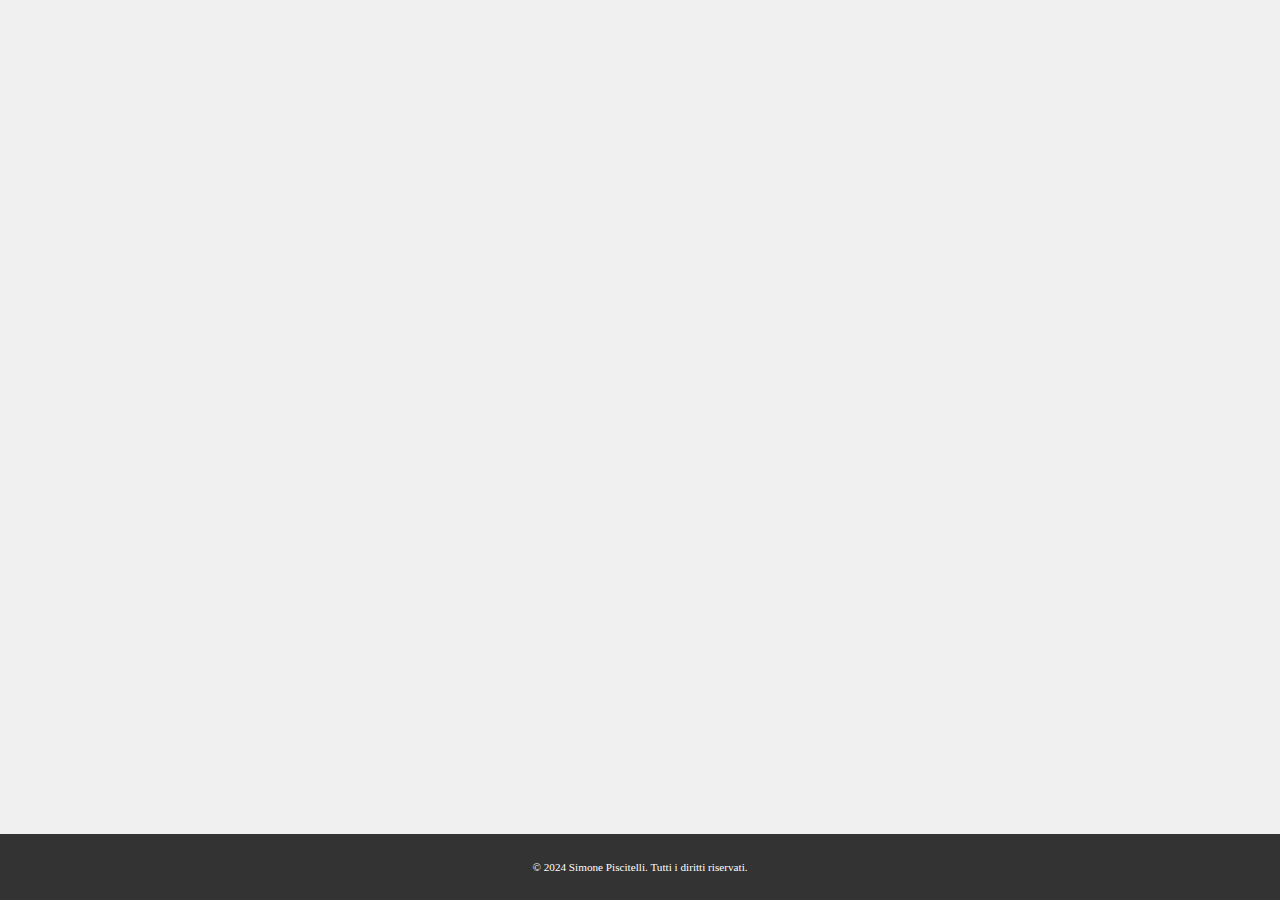
<file: index.html>
<!DOCTYPE html>
<html lang="it">
<head>
    <meta charset="UTF-8">
    <meta name="viewport" content="width=device-width, initial-scale=1.0">
    <title>Pagina con Logo e Footer</title>
    <link rel="stylesheet" href="initialpage.css">
</head>
<body>
    <div class="logo-container">
        <a href="main.html">
            <img src="images/LogoLettera.png" alt="Logo" class="logo">
        </a>
    </div>

    <footer>
        <p>&copy; 2024 Simone Piscitelli. Tutti i diritti riservati.</p>
    </footer>

</body>
</html>
</file>
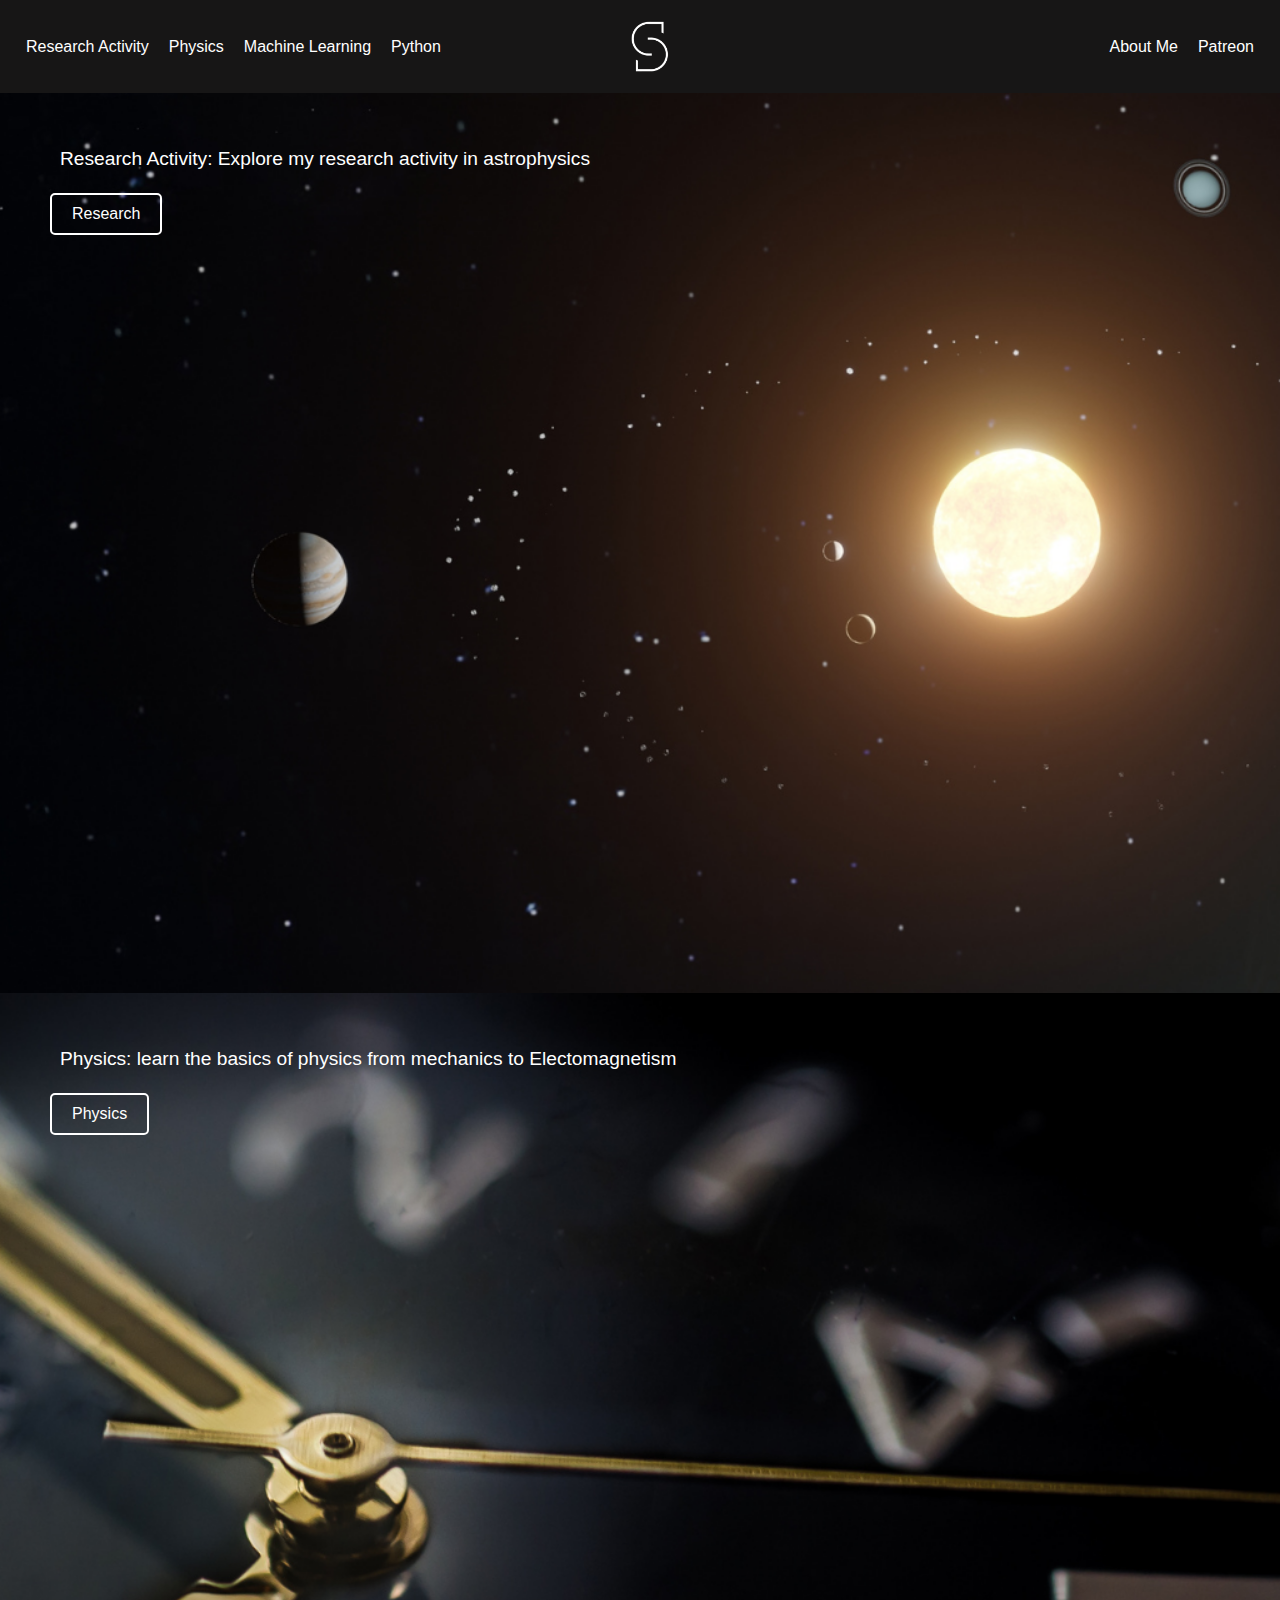
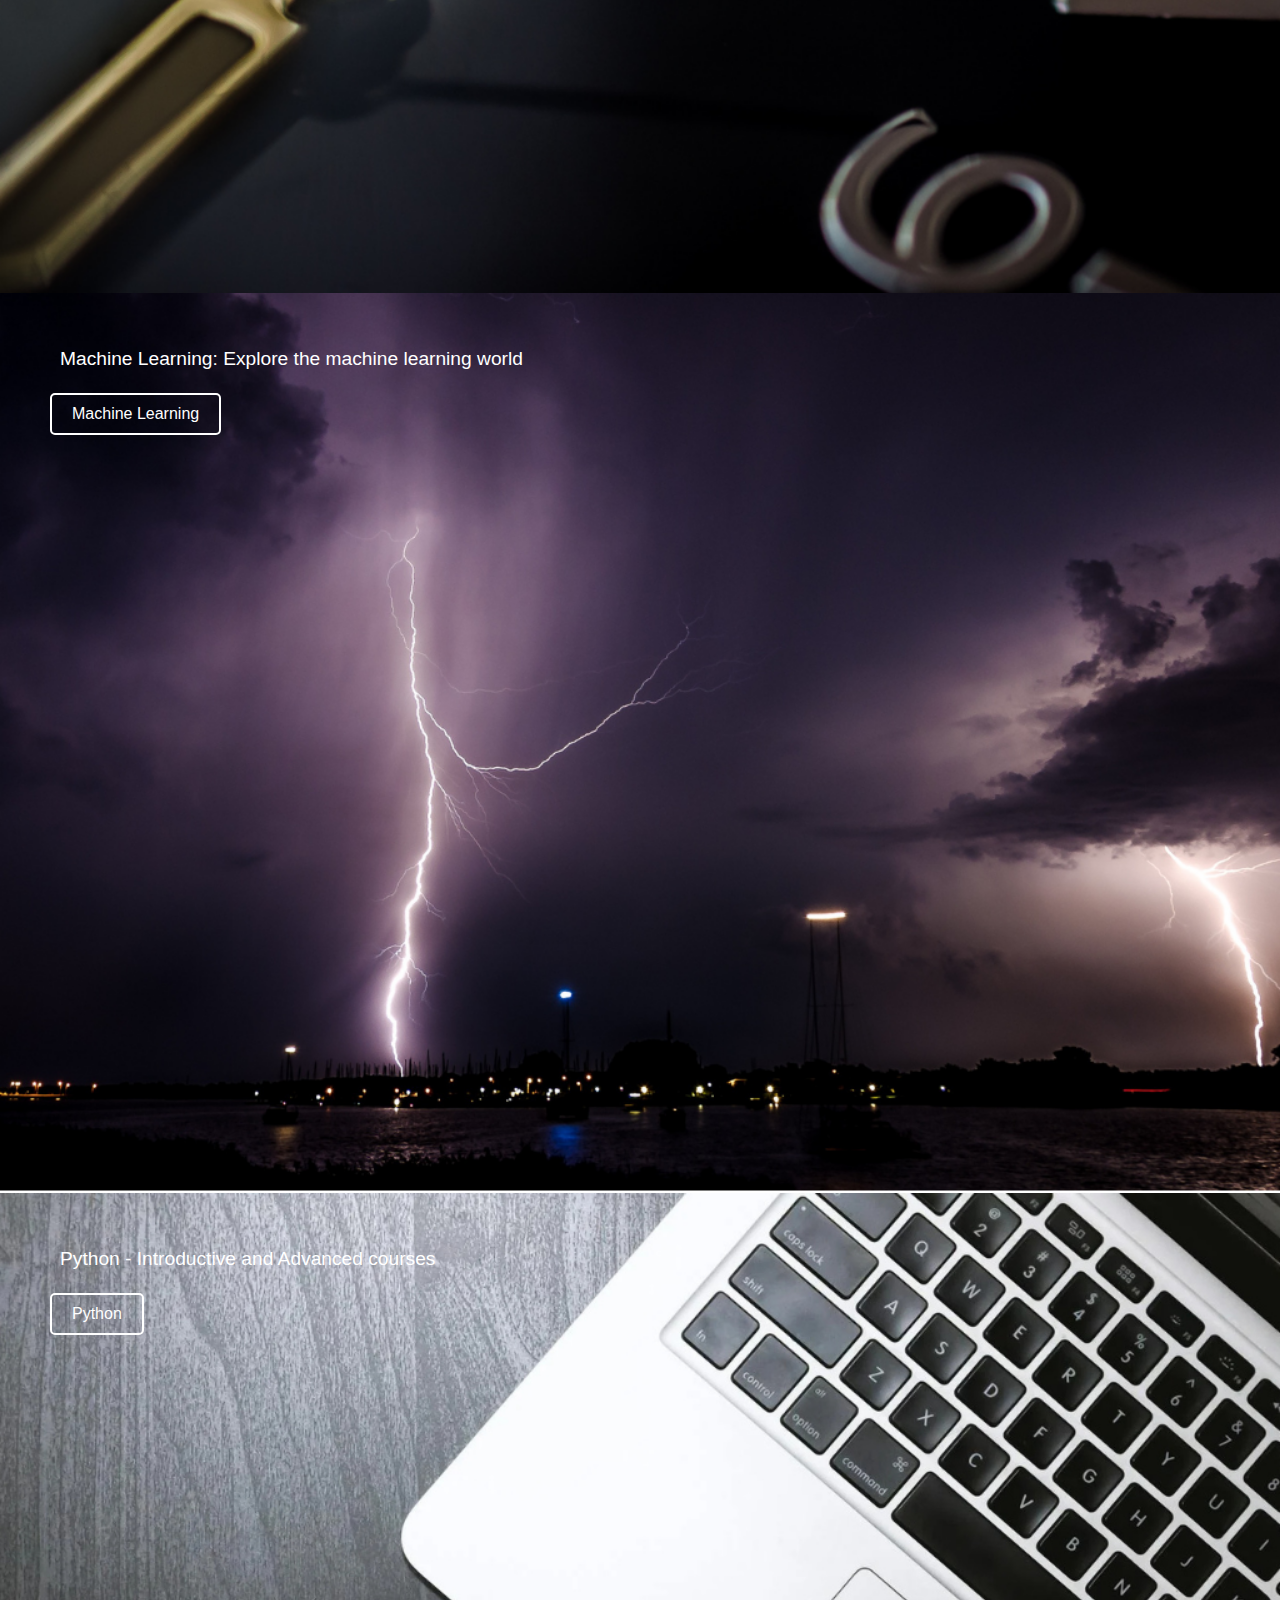
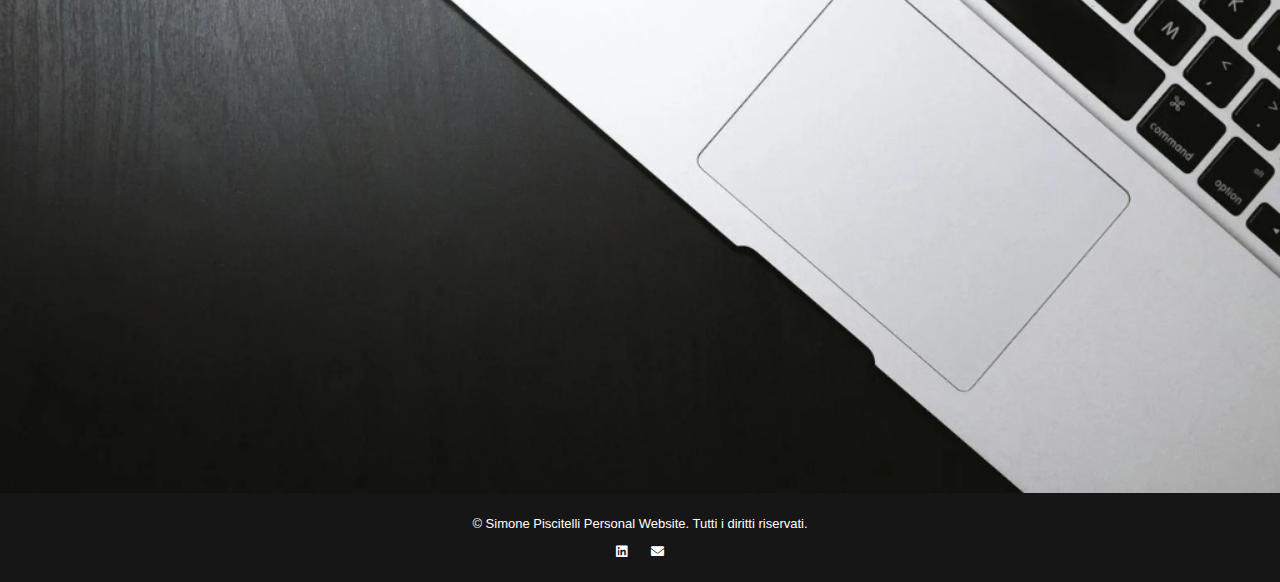
<file: main.html>
<!DOCTYPE html>
<html lang="it">
<head>
    <meta charset="UTF-8">
    <meta name="viewport" content="width=device-width, initial-scale=1.0">
    <title>Pagina Web con Sezioni</title>
    <link rel="stylesheet" href="main.css">
    <link rel="stylesheet" href="https://cdnjs.cloudflare.com/ajax/libs/font-awesome/6.0.0-beta3/css/all.min.css">
</head>
<body>

<header>
    <div class="header-container">
        <nav class="nav-left"> <!-- Collegamenti a sinistra -->
            <ul>
                <li>
                    <a href="#simulazioni">Research Activity</a>
                    <ul class="dropdown">
                        <li><a href="Level1/straylight.html">Straylight</a></li>
                        <li><a href="workinprogress.html">M-Dwarfs</a></li>
                    </ul>
                </li>
                <li>
                    <a href="#teoria">Physics</a>
                    <ul class="dropdown">
                        <li><a href="workinprogress.html">Mechanics</a></li>
                        <li><a href="workinprogress.html">Thermodynamics</a></li>
                        <li><a href="workinprogress.html">Electomagnetism</a></li>
                    </ul>
                </li>
                <li>
                    <a href="#esercizi">Machine Learning</a>
                    <ul class="dropdown">
                        <li><a href="workinprogress.html">Getting started</a></li>
                        <li><a href="workinprogress.html">Regression</a></li>
                        <li><a href="workinprogress.html">Neural Networks</a></li>
                        <li><a href="workinprogress.html">Classificators</a></li>
                    </ul>
                </li>
                <li>
                    <a href="python.html">Python</a>
                    <ul class="dropdown">
                        <li><a href="Level1/python.html">Introductive Course</a></li>
                        <li><a href="workinprogress.html">Data Analysis</a></li>
                        <li><a href="workinprogress.html">Manim</a></li>
                    </ul>
                </li>
            </ul>
        </nav>

        <div class="logo-container"> <!-- Logo e nome al centro -->
            <a href="main.html" class="logo-link">
                <img src="images/LogoWhiteLettera.png" alt="Logo del Sito" class="logo"> <!-- Logo -->
            </a>
        </div>

        <nav class="nav-right"> <!-- Collegamenti a destra -->
            <ul>
                <li><a href="Level1/aboutme.html">About Me</a></li>
                <li><a href="https://patreon.com/SimonePiscitelli?utm_medium=unknown&utm_source=join_link&utm_campaign=creatorshare_creator&utm_content=copyLink">Patreon</a></li>
            </ul>
        </nav>
    </div>
</header>

<main>
    <section class="image-section" id="teoria">
        <img src="images/slide1.png" alt="Immagine Teoria">
        <div class="section-title">Research Activity: Explore my research activity in astrophysics</div>
        <a href="#teoria" class="section-button">Research</a>
    </section>
    <section class="image-section" id="esercizi">
        <img src="images/slide2.png" alt="Immagine Esercizi">
        <div class="section-title">Physics: learn the basics of physics from mechanics to Electomagnetism</div>
        <a href="#esercizi" class="section-button">Physics</a>
    </section>
    <section class="image-section" id="simulazioni">
        <img src="images/slide3.png" alt="Immagine Simulazioni">
        <div class="section-title">Machine Learning: Explore the machine learning world</div>
        <a href="#simulazioni" class="section-button">Machine Learning</a>
    </section>
    <section class="image-section" id="python">
        <img src="images/laptop.png" alt="Immagine Python">
        <div class="section-title">Python - Introductive and Advanced courses</div>
        <a href="Level1/python.html" class="section-button">Python</a>
    </section>
</main>

<footer>
    <p>&copy; Simone Piscitelli Personal Website. Tutti i diritti riservati.</p>
    <p>
        <a href="https://www.linkedin.com/in/simone-piscitelli-2a051319a/" target="_blank">
            <i class="fab fa-linkedin"></i>
        </a>
        <a href="mailto:simone.piscitelli@inaf.it">
            <i class="fas fa-envelope"></i>
        </a>
    </p>
</footer>

</body>
</html>
</file>
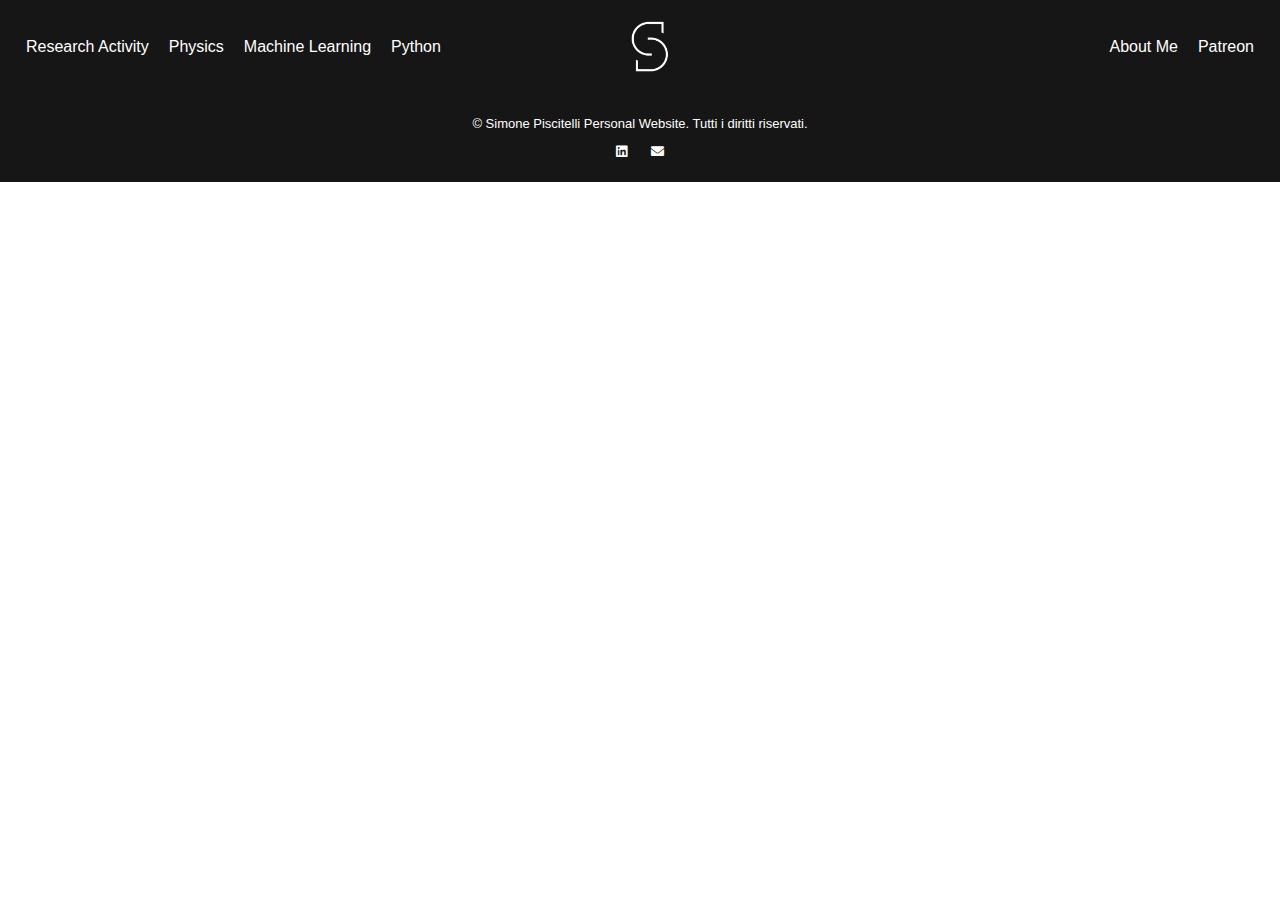
<file: template.html>
<!DOCTYPE html>
<html lang="it">
<head>
    <meta charset="UTF-8">
    <meta name="viewport" content="width=device-width, initial-scale=1.0">
    <title>Pagina Web con Sezioni</title>
    <link rel="stylesheet" href="template.css">
    <link rel="stylesheet" href="https://cdnjs.cloudflare.com/ajax/libs/font-awesome/6.0.0-beta3/css/all.min.css">
</head>
<body>

<header>
    <div class="header-container">
        <nav class="nav-left"> <!-- Collegamenti a sinistra -->
            <ul>
                <li>
                    <a href="#simulazioni">Research Activity</a>
                    <ul class="dropdown">
                        <li><a href="straylight.html">Straylight</a></li>
                        <li><a href="workinprogress.html">M-Dwarfs</a></li>
                    </ul>
                </li>
                <li>
                    <a href="#teoria">Physics</a>
                    <ul class="dropdown">
                        <li><a href="workinprogress.html">Mechanics</a></li>
                        <li><a href="workinprogress.html">Thermodynamics</a></li>
                        <li><a href="workinprogress.html">Electomagnetism</a></li>
                    </ul>
                </li>
                <li>
                    <a href="#esercizi">Machine Learning</a>
                    <ul class="dropdown">
                        <li><a href="workinprogress.html">Getting started</a></li>
                        <li><a href="workinprogress.html">Regression</a></li>
                        <li><a href="workinprogress.html">Neural Networks</a></li>
                        <li><a href="workinprogress.html">Classificators</a></li>
                    </ul>
                </li>
                <li>
                    <a href="python.html">Python</a>
                    <ul class="dropdown">
                        <li><a href="python.html">Introductive Course</a></li>
                        <li><a href="workinprogress.html">Data Analysis</a></li>
                        <li><a href="workinprogress.html">Manim</a></li>
                    </ul>
                </li>
            </ul>
        </nav>

        <div class="logo-container"> <!-- Logo e nome al centro -->
            <a href="https://simonepiscitelli.github.io/website/main.html" class="logo-link">
                <img src="../images/LogoWhiteLettera.png" alt="Logo del Sito" class="logo"> <!-- Logo -->
            </a>
        </div>

        <nav class="nav-right"> <!-- Collegamenti a destra -->
            <ul>
                <li><a href="Level1/aboutme.html">About Me</a></li>
                <li><a href="https://patreon.com/SimonePiscitelli?utm_medium=unknown&utm_source=join_link&utm_campaign=creatorshare_creator&utm_content=copyLink">Patreon</a></li>
            </ul>
        </nav>
    </div>
</header>

<footer>
    <p>&copy; Simone Piscitelli Personal Website. Tutti i diritti riservati.</p>
    <p>
        <a href="https://www.linkedin.com/in/simone-piscitelli-2a051319a/" target="_blank">
            <i class="fab fa-linkedin"></i>
        </a>
        <a href="mailto:simone.piscitelli@inaf.it">
            <i class="fas fa-envelope"></i>
        </a>
    </p>
</footer>

</body>
</html>
</file>
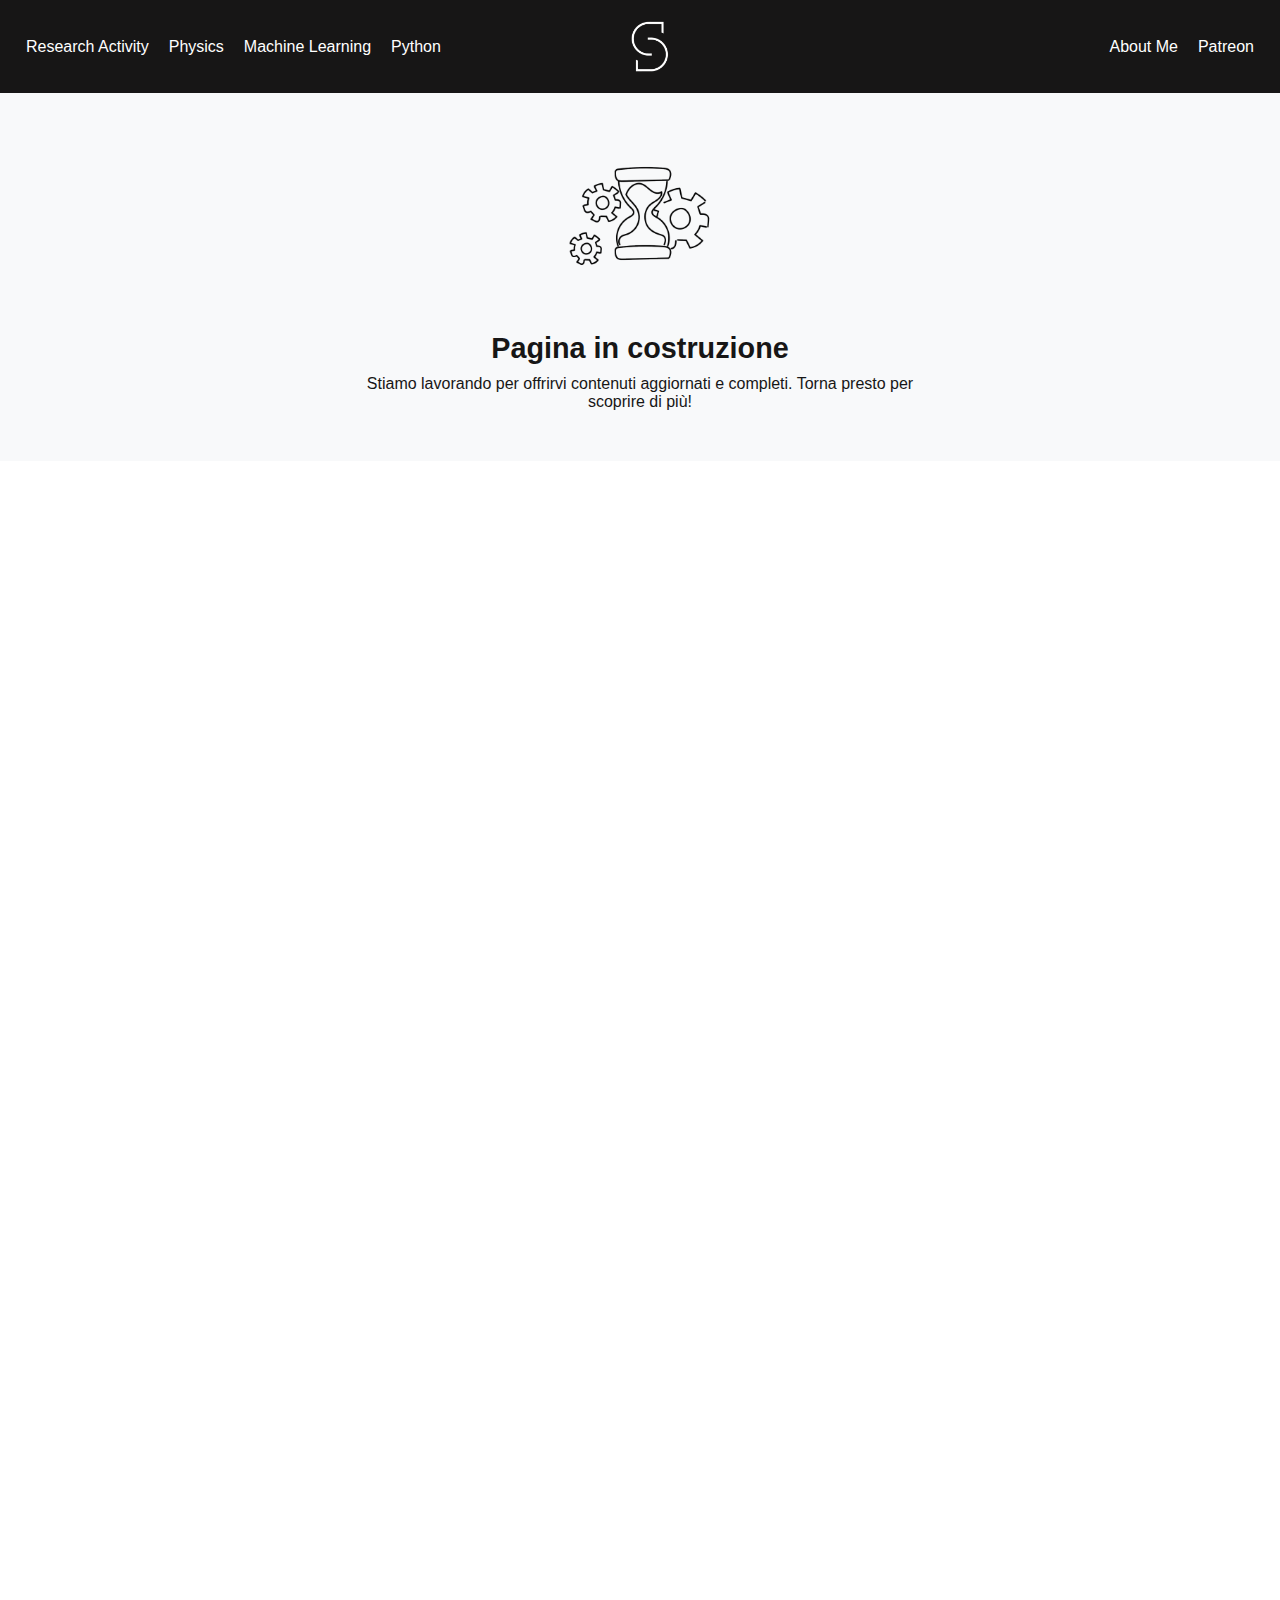
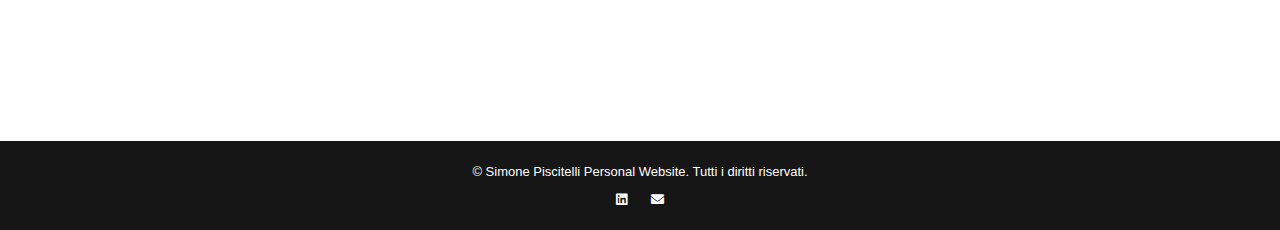
<file: workinprogress.html>
<!DOCTYPE html>
<html lang="it">
<head>
    <meta charset="UTF-8">
    <meta name="viewport" content="width=device-width, initial-scale=1.0">
    <title>Pagina Web con Sezioni</title>
    <link rel="stylesheet" href="workinprogress.css">
    <link rel="stylesheet" href="https://cdnjs.cloudflare.com/ajax/libs/font-awesome/6.0.0-beta3/css/all.min.css">
</head>
<body>

<header>
    <div class="header-container">
        <nav class="nav-left"> <!-- Collegamenti a sinistra -->
            <ul>
                <li>
                    <a href="#simulazioni">Research Activity</a>
                    <ul class="dropdown">
                        <li><a href="Level1/straylight.html">Straylight</a></li>
                        <li><a href="workinprogress.html">M-Dwarfs</a></li>
                    </ul>
                </li>
                <li>
                    <a href="#teoria">Physics</a>
                    <ul class="dropdown">
                        <li><a href="workinprogress.html">Mechanics</a></li>
                        <li><a href="workinprogress.html">Thermodynamics</a></li>
                        <li><a href="workinprogress.html">Electomagnetism</a></li>
                    </ul>
                </li>
                <li>
                    <a href="#esercizi">Machine Learning</a>
                    <ul class="dropdown">
                        <li><a href="workinprogress.html">Getting started</a></li>
                        <li><a href="workinprogress.html">Regression</a></li>
                        <li><a href="workinprogress.html">Neural Networks</a></li>
                        <li><a href="workinprogress.html">Classificators</a></li>
                    </ul>
                </li>
                <li>
                    <a href="python.html">Python</a>
                    <ul class="dropdown">
                        <li><a href="Level1/python.html">Introductive Course</a></li>
                        <li><a href="workinprogress.html">Data Analysis</a></li>
                        <li><a href="workinprogress.html">Manim</a></li>
                    </ul>
                </li>
            </ul>
        </nav>

        <div class="logo-container"> <!-- Logo e nome al centro -->
            <a href="main.html" class="logo-link">
                <img src="images/LogoWhiteLettera.png" alt="Logo del Sito" class="logo"> <!-- Logo -->
            </a>
        </div>

        <nav class="nav-right"> <!-- Collegamenti a destra -->
            <ul>
                <li><a href="Level1/aboutme.html">About Me</a></li>
                <li><a href="https://patreon.com/SimonePiscitelli?utm_medium=unknown&utm_source=join_link&utm_campaign=creatorshare_creator&utm_content=copyLink">Patreon</a></li>
            </ul>
        </nav>
    </div>
</header>

<section class="work-in-progress">
    <img src="images/wip-removebg-preview.png" alt="Icona lavori in corso" class="work-icon">
    <h2>Pagina in costruzione</h2>
    <p>Stiamo lavorando per offrirvi contenuti aggiornati e completi. Torna presto per scoprire di più!</p>
</section>


<footer>
    <p>&copy; Simone Piscitelli Personal Website. Tutti i diritti riservati.</p>
    <p>
        <a href="https://www.linkedin.com/in/simone-piscitelli-2a051319a/" target="_blank">
            <i class="fab fa-linkedin"></i>
        </a>
        <a href="mailto:simone.piscitelli@inaf.it">
            <i class="fas fa-envelope"></i>
        </a>
    </p>
</footer>

</body>
</html>
</file>
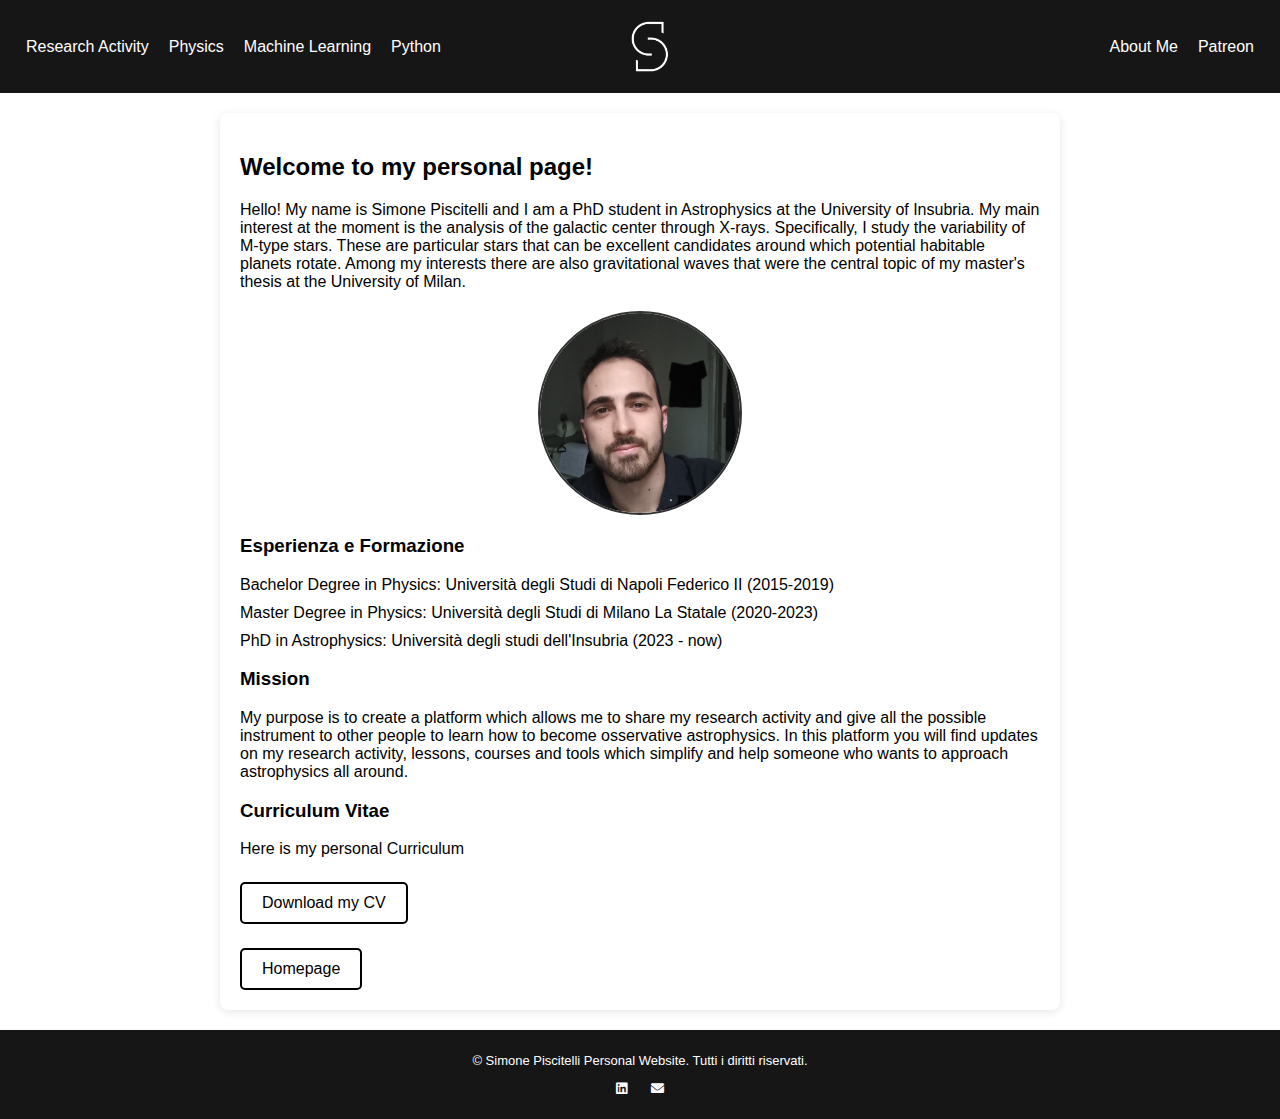
<file: Level1/aboutme.html>
<!DOCTYPE html>
<html lang="it">
<head>
    <meta charset="UTF-8">
    <meta name="viewport" content="width=device-width, initial-scale=1.0">
    <title>About Me - Simone Piscitelli Personal Website</title>
    <link rel="stylesheet" href="aboutme.css">
    <!-- Aggiungi Font Awesome -->
    <link rel="stylesheet" href="https://cdnjs.cloudflare.com/ajax/libs/font-awesome/6.0.0-beta3/css/all.min.css">
</head>
<body>
    
<header>
    <div class="header-container">
        <nav class="nav-left"> <!-- Collegamenti a sinistra -->
            <ul>
                <li>
                    <a href="#simulazioni">Research Activity</a>
                    <ul class="dropdown">
                        <li><a href="straylight.html">Straylight</a></li>
                        <li><a href="../workinprogress.html">M-Dwarfs</a></li>
                    </ul>
                </li>
                <li>
                    <a href="#teoria">Physics</a>
                    <ul class="dropdown">
                        <li><a href="../workinprogress.html">Mechanics</a></li>
                        <li><a href="../workinprogress.html">Thermodynamics</a></li>
                        <li><a href="../workinprogress.html">Electomagnetism</a></li>
                    </ul>
                </li>
                <li>
                    <a href="#esercizi">Machine Learning</a>
                    <ul class="dropdown">
                        <li><a href="../workinprogress.html">Getting started</a></li>
                        <li><a href="../workinprogress.html">Regression</a></li>
                        <li><a href="../workinprogress.html">Neural Networks</a></li>
                        <li><a href="../workinprogress.html">Classificators</a></li>
                    </ul>
                </li>
                <li>
                    <a href="python.html">Python</a>
                    <ul class="dropdown">
                        <li><a href="python.html">Introductive Course</a></li>
                        <li><a href="../workinprogress.html">Data Analysis</a></li>
                        <li><a href="../workinprogress.html">Manim</a></li>
                    </ul>
                </li>
            </ul>
        </nav>

        <div class="logo-container"> <!-- Logo e nome al centro -->
            <a href="../main.html" class="logo-link">
                <img src="../images/LogoWhiteLettera.png" alt="Logo del Sito" class="logo"> <!-- Logo -->
            </a>
        </div>

        <nav class="nav-right"> <!-- Collegamenti a destra -->
            <ul>
                <li><a href="aboutme.html">About Me</a></li>
                <li><a href="https://patreon.com/SimonePiscitelli?utm_medium=unknown&utm_source=join_link&utm_campaign=creatorshare_creator&utm_content=copyLink">Patreon</a></li>
            </ul>
        </nav>
    </div>
</header>
    <section>
        <h2>Welcome to my personal page!</h2>
        <p>Hello! My name is Simone Piscitelli and I am a PhD student in Astrophysics at the University of Insubria. My main interest at the moment is the analysis of the galactic center through X-rays. Specifically, I study the variability of M-type stars. These are particular stars that can be excellent candidates around which potential habitable planets rotate. Among my interests there are also gravitational waves that were the central topic of my master's thesis at the University of Milan.</p>
        <!-- Sezione per l'immagine personale -->
        <div class="profile-picture">
            <img src="../images/foto_about_me.jpg" alt="Foto personale">
        </div>

        <h3>Esperienza e Formazione</h3>
        <ul>
            <li> Bachelor Degree in Physics: Università degli Studi di Napoli Federico II (2015-2019)</li>
            <li> Master Degree in Physics: Università degli Studi di Milano La Statale (2020-2023)</li>
            <li> PhD in Astrophysics: Università degli studi dell'Insubria (2023 - now)</li>
        </ul>

        <h3>Mission</h3>
        <p>My purpose is to create a platform which allows me to share my research activity and give all the possible instrument to other people to learn how to become osservative astrophysics. In this platform you will find updates on my research activity, lessons, courses and tools which simplify and help someone who wants to approach astrophysics all around.</p>

        <h3>Curriculum Vitae</h3>
        <p>Here is my personal Curriculum</p>
        <p><a href="files/Simone Piscitelli.pdf" class="section-button1" target="_blank" download="../files/Simone Piscitelli.pdf">Download my CV</a></p>

        <!-- Pulsante di ritorno -->
        <div class="button-container">
            <a href="../main.html" class="section-button2">Homepage</a>
        </div>
    </section>

    <footer>
        <p>&copy; Simone Piscitelli Personal Website. Tutti i diritti riservati.</p>
        <p>
            <a href="https://www.linkedin.com/in/simone-piscitelli-2a051319a/" target="_blank">
                <i class="fab fa-linkedin"></i>
            </a>
            <a href="mailto:simone.piscitelli@inaf.it">
                <i class="fas fa-envelope"></i>
            </a>
        </p>
    </footer>
</body>
</html>
</file>
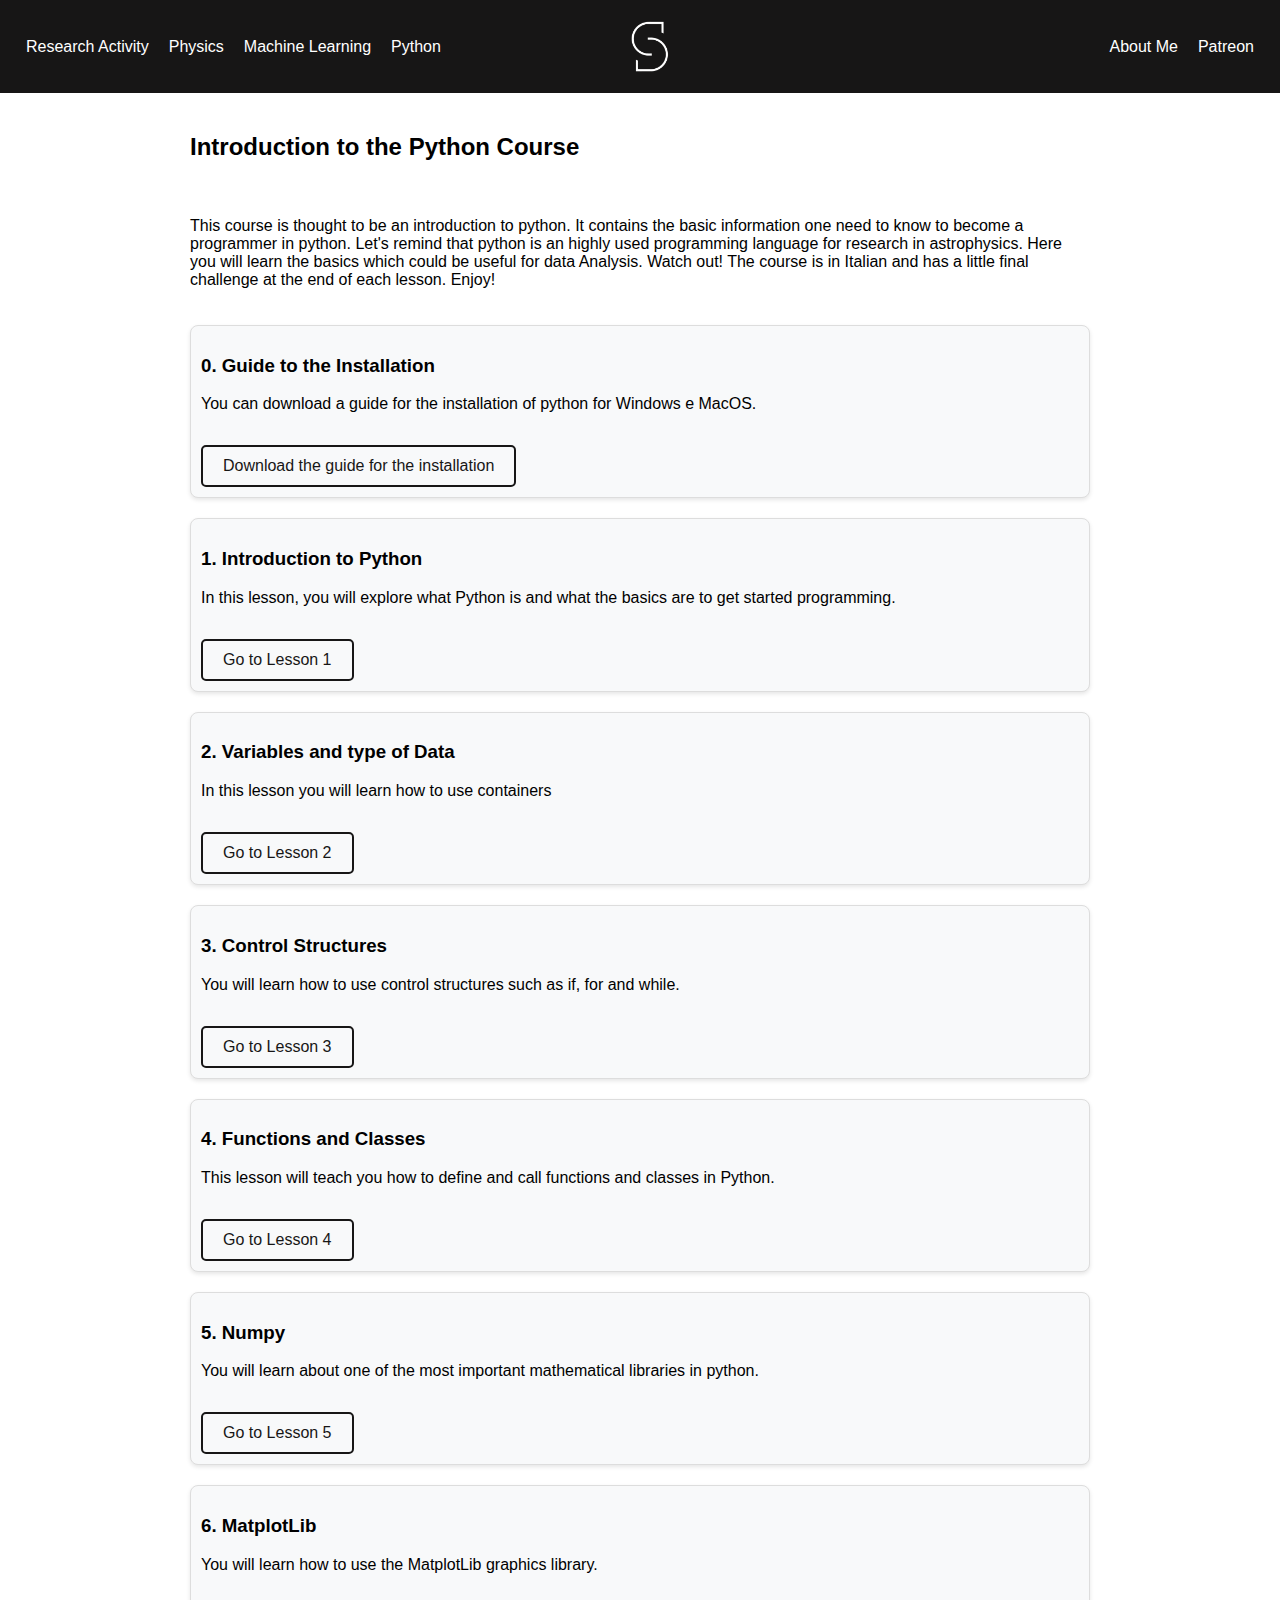
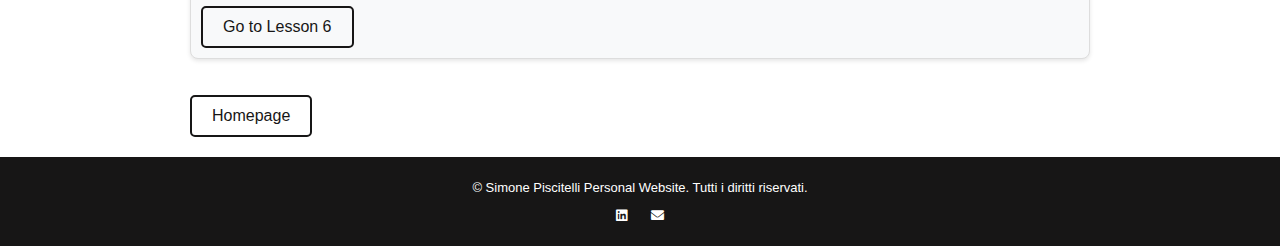
<file: Level1/python.html>
<!DOCTYPE html>
<html lang="it">
<head>
    <meta charset="UTF-8">
    <meta name="viewport" content="width=device-width, initial-scale=1.0">
    <title>Corso Introduttivo di Python</title>
    <link rel="stylesheet" href="pythoncourse.css">
    <link rel="stylesheet" href="https://cdnjs.cloudflare.com/ajax/libs/font-awesome/6.0.0-beta3/css/all.min.css">
</head>
<body>
    <header>
        <div class="header-container">
            <nav class="nav-left"> <!-- Collegamenti a sinistra -->
                <ul>
                    <li>
                        <a href="#simulazioni">Research Activity</a>
                        <ul class="dropdown">
                            <li><a href="straylight.html">Straylight</a></li>
                            <li><a href="../workinprogress.html">M-Dwarfs</a></li>
                        </ul>
                    </li>
                    <li>
                        <a href="#teoria">Physics</a>
                        <ul class="dropdown">
                            <li><a href="../workinprogress.html">Mechanics</a></li>
                            <li><a href="../workinprogress.html">Thermodynamics</a></li>
                            <li><a href="../workinprogress.html">Electomagnetism</a></li>
                        </ul>
                    </li>
                    <li>
                        <a href="#esercizi">Machine Learning</a>
                        <ul class="dropdown">
                            <li><a href="../workinprogress.html">Getting started</a></li>
                            <li><a href="../workinprogress.html">Regression</a></li>
                            <li><a href="../workinprogress.html">Neural Networks</a></li>
                            <li><a href="../workinprogress.html">Classificators</a></li>
                        </ul>
                    </li>
                    <li>
                        <a href="python.html">Python</a>
                        <ul class="dropdown">
                            <li><a href="python.html">Introductive Course</a></li>
                            <li><a href="../workinprogress.html">Data Analysis</a></li>
                            <li><a href="../workinprogress.html">Manim</a></li>
                        </ul>
                    </li>
                </ul>
            </nav>
    
            <div class="logo-container"> <!-- Logo e nome al centro -->
                <a href="../main.html" class="logo-link">
                    <img src="../images/LogoWhiteLettera.png" alt="Logo del Sito" class="logo"> <!-- Logo -->
                </a>
            </div>
    
            <nav class="nav-right"> <!-- Collegamenti a destra -->
                <ul>
                    <li><a href="aboutme.html">About Me</a></li>
                    <li><a href="https://patreon.com/SimonePiscitelli?utm_medium=unknown&utm_source=join_link&utm_campaign=creatorshare_creator&utm_content=copyLink">Patreon</a></li>
                </ul>
            </nav>
        </div>
    </header>

    

    <section class="python-course">
        <h2>Introduction to the Python Course</h2>
        <p>This course is thought to be an introduction to python. It contains the basic information one need to know to become a programmer in python. Let's remind that python is an highly used programming language for research in astrophysics. Here you will learn the basics which could be useful for data Analysis. Watch out! The course is in Italian and has a little final challenge at the end of each lesson. Enjoy!</p>

        <div class="lesson">
            <h3>0. Guide to the Installation</h3>
            <p>You can download a guide for the installation of python for Windows e MacOS.</p>
            <a href="../files/Guida all'installazione di python.pdf" target="_blank" download="../files/Guida all'installazione di python.pdf" class="section-button">Download the guide for the installation</a>
        </div>

        <div class="lesson">
            <h3>1. Introduction to Python</h3>
            <p>In this lesson, you will explore what Python is and what the basics are to get started programming.</p>
            <a href="python_course/Lezioni/Lezione 0/Lezione 0 - Introduzione a Python.ipynb" target="_blank" download= "python_course/Lezioni/Lezione 0/Lezione 0 - Introduzione a Python.ipynb" class="section-button">Go to Lesson 1</a>
        </div>

        <div class="lesson">
            <h3>2. Variables and type of Data</h3>
            <p>In this lesson you will learn how to use containers</p>
            <a href="python_course/Lezioni/Lezione 1/Lezione 1 - Contenitori.ipynb" target="_blank"  download= "python_course/Lezioni/Lezione 1/Lezione 1 - Contenitori.ipynb"  class="section-button">Go to Lesson 2</a>
        </div>

        <div class="lesson">
            <h3>3. Control Structures</h3>
            <p>You will learn how to use control structures such as if, for and while.</p>
            <a href="python_course/Lezioni/Lezione 2/Lezione 2 - Cicli e costrutti.ipynb" target="_blank" download = "python_course/Lezioni/Lezione 2/Lezione 2 - Cicli e costrutti.ipynb" class="section-button">Go to Lesson 3</a>
        </div>

        <div class="lesson">
            <h3>4. Functions and Classes</h3>
            <p>This lesson will teach you how to define and call functions and classes in Python.</p>
            <a href="python_course/Lezioni/Lezione 3/Lezione 3 - Funzioni e Classi.ipynb" target="_blank" download="python_course/Lezioni/Lezione 3/Lezione 3 - Funzioni e Classi.ipynb" class="section-button">Go to Lesson 4</a>
        </div>

        <div class="lesson">
            <h3>5. Numpy</h3>
            <p>You will learn about one of the most important mathematical libraries in python.</p>
            <a href="python_course/Lezioni/Lezione 4/Lezione 4 - Numpy.ipynb" target="_blank" download= "python_course/Lezioni/Lezione 4/Lezione 4 - Numpy.ipynb" class="section-button">Go to Lesson 5</a>
        </div>

        <div class="lesson">
            <h3>6. MatplotLib</h3>
            <p>You will learn how to use the MatplotLib graphics library.</p>
            <a href="python_course/Lezioni/Lezione 5 - MatplotLib.ipynb" target="_blank" download="python_course/Lezioni/Lezione 5 - MatplotLib.ipynb" class="section-button">Go to Lesson 6</a>
        </div>

        <div>
        <a href="../main.html" target="_blank" class="section-button">Homepage</a>
        </div>
    </section>

    <footer>
        <p>&copy; Simone Piscitelli Personal Website. Tutti i diritti riservati.</p>
        <p>
            <a href="https://www.linkedin.com/in/simone-piscitelli-2a051319a/" target="_blank">
                <i class="fab fa-linkedin"></i>
            </a>
            <a href="mailto:simone.piscitelli@inaf.it">
                <i class="fas fa-envelope"></i>
            </a>
        </p>
    </footer>
</body>
</html>
</file>
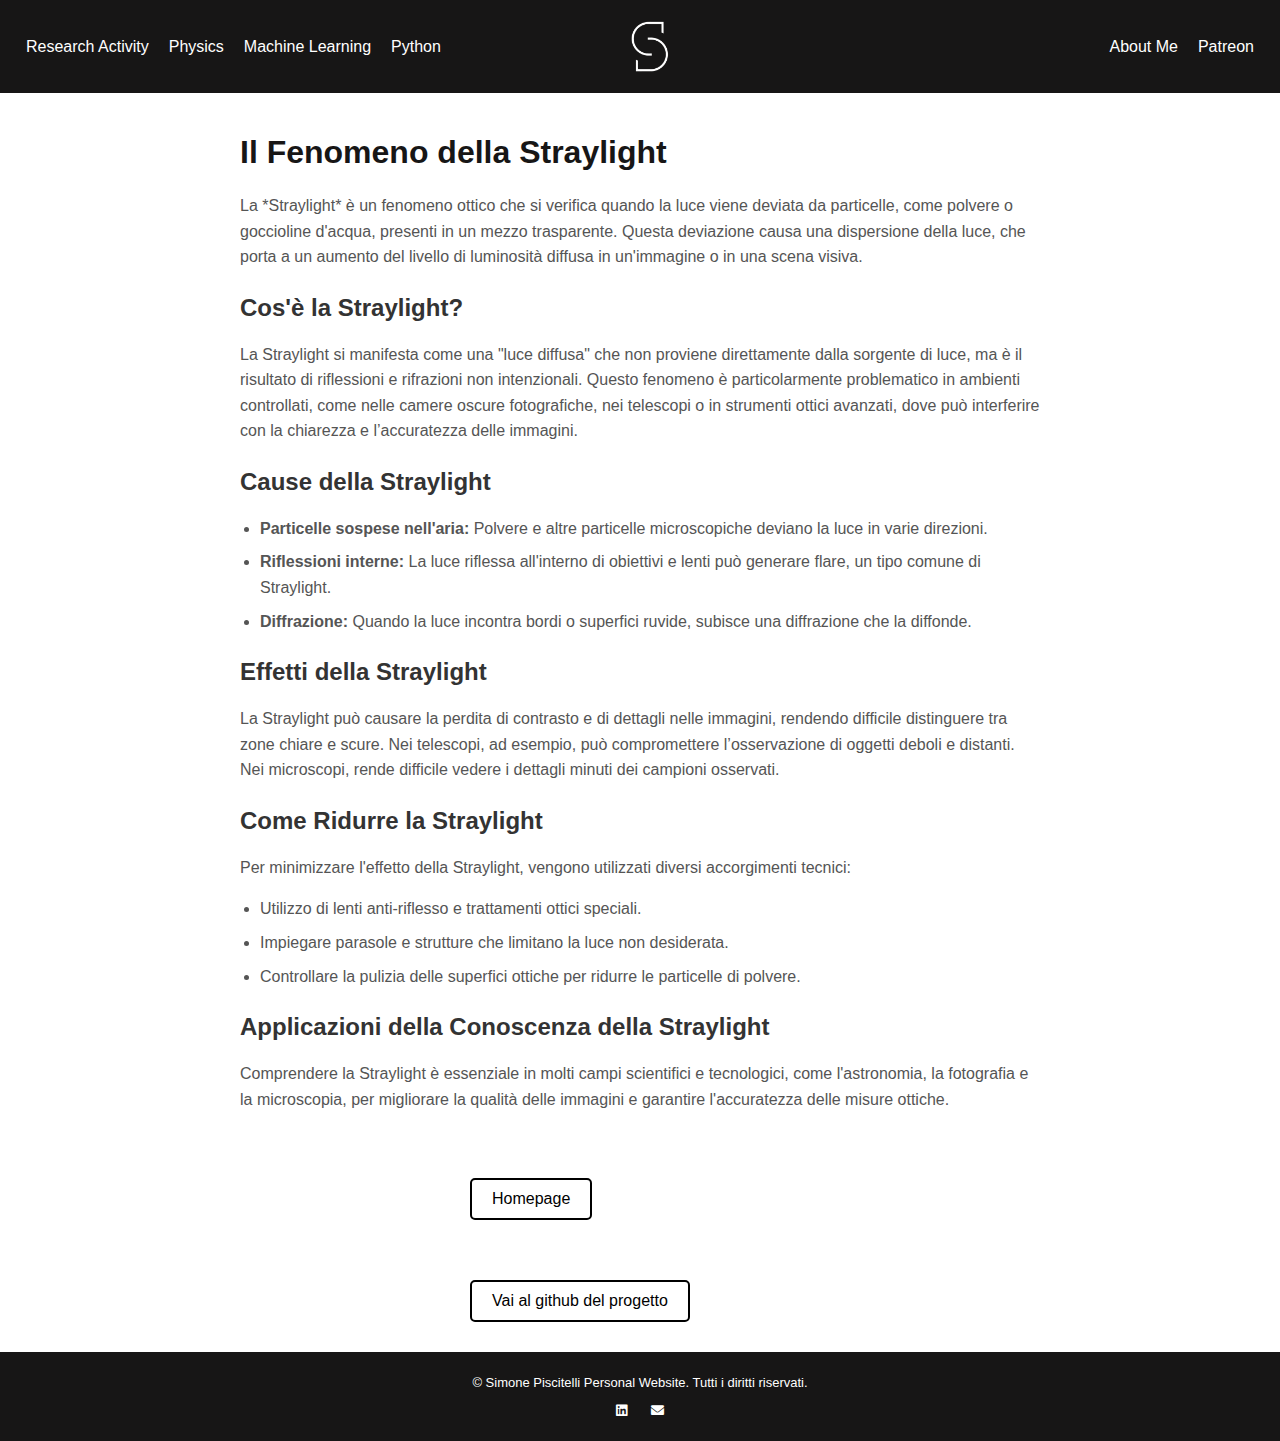
<file: Level1/straylight.html>
<!DOCTYPE html>
<html lang="it">
<head>
    <meta charset="UTF-8">
    <meta name="viewport" content="width=device-width, initial-scale=1.0">
    <title>Pagina Web con Sezioni</title>
    <link rel="stylesheet" href="straylight.css">
    <link rel="stylesheet" href="https://cdnjs.cloudflare.com/ajax/libs/font-awesome/6.0.0-beta3/css/all.min.css">
</head>
<body>


    <header>
        <div class="header-container">
            <nav class="nav-left"> <!-- Collegamenti a sinistra -->
                <ul>
                    <li>
                        <a href="#simulazioni">Research Activity</a>
                        <ul class="dropdown">
                            <li><a href="straylight.html">Straylight</a></li>
                            <li><a href="../workinprogress.html">M-Dwarfs</a></li>
                        </ul>
                    </li>
                    <li>
                        <a href="#teoria">Physics</a>
                        <ul class="dropdown">
                            <li><a href="../workinprogress.html">Mechanics</a></li>
                            <li><a href="../workinprogress.html">Thermodynamics</a></li>
                            <li><a href="../workinprogress.html">Electomagnetism</a></li>
                        </ul>
                    </li>
                    <li>
                        <a href="#esercizi">Machine Learning</a>
                        <ul class="dropdown">
                            <li><a href="../workinprogress.html">Getting started</a></li>
                            <li><a href="../workinprogress.html">Regression</a></li>
                            <li><a href="../workinprogress.html">Neural Networks</a></li>
                            <li><a href="../workinprogress.html">Classificators</a></li>
                        </ul>
                    </li>
                    <li>
                        <a href="python.html">Python</a>
                        <ul class="dropdown">
                            <li><a href="python.html">Introductive Course</a></li>
                            <li><a href="../workinprogress.html">Data Analysis</a></li>
                            <li><a href="../workinprogress.html">Manim</a></li>
                        </ul>
                    </li>
                </ul>
            </nav>
    
            <div class="logo-container"> <!-- Logo e nome al centro -->
                <a href="../main.html" class="logo-link">
                    <img src="../images/LogoWhiteLettera.png" alt="Logo del Sito" class="logo"> <!-- Logo -->
                </a>
            </div>
    
            <nav class="nav-right"> <!-- Collegamenti a destra -->
                <ul>
                    <li><a href="aboutme.html">About Me</a></li>
                    <li><a href="https://patreon.com/SimonePiscitelli?utm_medium=unknown&utm_source=join_link&utm_campaign=creatorshare_creator&utm_content=copyLink">Patreon</a></li>
                </ul>
            </nav>
        </div>
    </header>



<main>
    <section class="content">
        <h1>Il Fenomeno della Straylight</h1>
        <p>La *Straylight* è un fenomeno ottico che si verifica quando la luce viene deviata da particelle, come polvere o goccioline d'acqua, presenti in un mezzo trasparente. Questa deviazione causa una dispersione della luce, che porta a un aumento del livello di luminosità diffusa in un'immagine o in una scena visiva.</p>
        
        <h2>Cos'è la Straylight?</h2>
        <p>La Straylight si manifesta come una "luce diffusa" che non proviene direttamente dalla sorgente di luce, ma è il risultato di riflessioni e rifrazioni non intenzionali. Questo fenomeno è particolarmente problematico in ambienti controllati, come nelle camere oscure fotografiche, nei telescopi o in strumenti ottici avanzati, dove può interferire con la chiarezza e l’accuratezza delle immagini.</p>
        
        <h2>Cause della Straylight</h2>
        <ul>
            <li><strong>Particelle sospese nell'aria:</strong> Polvere e altre particelle microscopiche deviano la luce in varie direzioni.</li>
            <li><strong>Riflessioni interne:</strong> La luce riflessa all'interno di obiettivi e lenti può generare flare, un tipo comune di Straylight.</li>
            <li><strong>Diffrazione:</strong> Quando la luce incontra bordi o superfici ruvide, subisce una diffrazione che la diffonde.</li>
        </ul>

        <h2>Effetti della Straylight</h2>
        <p>La Straylight può causare la perdita di contrasto e di dettagli nelle immagini, rendendo difficile distinguere tra zone chiare e scure. Nei telescopi, ad esempio, può compromettere l’osservazione di oggetti deboli e distanti. Nei microscopi, rende difficile vedere i dettagli minuti dei campioni osservati.</p>
        
        <h2>Come Ridurre la Straylight</h2>
        <p>Per minimizzare l'effetto della Straylight, vengono utilizzati diversi accorgimenti tecnici:</p>
        <ul>
            <li>Utilizzo di lenti anti-riflesso e trattamenti ottici speciali.</li>
            <li>Impiegare parasole e strutture che limitano la luce non desiderata.</li>
            <li>Controllare la pulizia delle superfici ottiche per ridurre le particelle di polvere.</li>
        </ul>
        
        <h2>Applicazioni della Conoscenza della Straylight</h2>
        <p>Comprendere la Straylight è essenziale in molti campi scientifici e tecnologici, come l'astronomia, la fotografia e la microscopia, per migliorare la qualità delle immagini e garantire l'accuratezza delle misure ottiche.</p>
            
    </section>
</main>


<!-- Pulsante di ritorno -->
<div class="button-container">
    <a href="../main.html" class="section-button">Homepage</a>
    <a href="https://github.com/SimonePiscitelli/straylight" class="section-button">Vai al github del progetto</a>
</div>


<footer>
    <p>&copy; Simone Piscitelli Personal Website. Tutti i diritti riservati.</p>
    <p>
        <a href="https://www.linkedin.com/in/simone-piscitelli-2a051319a/" target="_blank">
            <i class="fab fa-linkedin"></i>
        </a>
        <a href="mailto:simone.piscitelli@inaf.it">
            <i class="fas fa-envelope"></i>
        </a>
    </p>
</footer>

</body>
</file>
<file: initialpage.css>
/* Stili di base per il body */
body {
    display: flex;
    flex-direction: column;
    justify-content: center;
    align-items: center;
    min-height: 70vh; /* Altezza minima della finestra del browser */
    margin: 0; /* Rimuovi margini predefiniti */
    background-color: #f0f0f0; /* Colore di sfondo */
}

/* Stile per il logo */
.logo {
    width: 200px; /* Imposta larghezza del logo */
    opacity: 0; /* Inizialmente invisibile */
    animation: fadeIn 2.5s forwards; /* Animazione di fade-in */
}

/* Stile per il footer */
footer {
    text-align: center;
    padding: 1rem;
    background-color: #333; /* Colore di sfondo del footer */
    color: white; /* Colore del testo nel footer */
    font-size: 0.7rem; /* Dimensione del font del footer */
    position: absolute; /* Fissa il footer in basso */
    bottom: 0; /* Posiziona il footer in fondo alla pagina */
    width: 100%; /* Larghezza del footer */
}

/* Animazione di fade-in */
@keyframes fadeIn {
    from {
        opacity: 0; /* Inizia da invisibile */
    }
    to {
        opacity: 1; /* Finisce da visibile */
    }
}
</file>
<file: main.css>
/* Stile per il body e impostazioni di base */
body {
    margin: 0;
    font-family: Arial, sans-serif;
    overflow-y: scroll;
}

.header-container {
    display: flex;
    justify-content: space-between;
    align-items: center;
    padding: 1rem;
    background-color: #171616;
    color: white;
    position: relative;
    z-index: 10; /* Assicura che il menu sia sopra */
}

.header-container a {
    position: relative;
    color: white;
    text-decoration: none;
}

/* Menu a tendina verticale */
.nav-left ul, .nav-right ul {
    display: flex;
    list-style: none;
    padding: 0;
}

.nav-left ul li, .nav-right ul li {
    margin: 0 10px;
    position: relative;
}

.dropdown {
    display: none;
    position: absolute;
    left: 0;
    top: 120%;
    background-color: white;
    padding: 0;
    list-style: none;
    margin: 0;
    width: 150px;
    opacity: 0;
    transition: opacity 0.5s ease;
    border-radius: 5px;
    box-shadow: 0 4px 8px rgba(0, 0, 0, 1);
    flex-direction: column;
    z-index: 20; /* Assicura che il menu a tendina sia sopra le immagini */
}

.dropdown li {
    width: 100%;
}

.dropdown li a {
    display: block;
    padding: 15px;
    color: #171616;
    text-decoration: none;
    font-size: 0.9rem;
    position: relative;
}

/* Visualizza il menu a tendina gradualmente */
.nav-left ul li:hover .dropdown {
    display: flex;
    opacity: 1;
}

/*
 Sottolineatura graduale per le voci del menu a tendina 
.dropdown li a::after {
    content: "";
    position: absolute;
    left: 0;
    bottom: 0; Posiziona la sottolineatura direttamente sotto la scritta 
    width: 0;
    height: 2px;
    background-color: black;
    transition: width 0.3s ease;
}

.dropdown li a:hover::after {
    bottom:0 ; Posiziona la sottolineatura esattamente sotto la parola 
    width: 100%;  Adatta la lunghezza della sottolineatura alla parola 
}
*/


/* Sottolineatura graduale per le voci di navigazione a destra */
.nav-right a::after {
    content: "";
    position: absolute;
    left: 0;
    bottom: 0;
    width: 0;
    height: 2px;
    background-color: white;
    transition: width 0.3s ease;
}

.nav-right a:hover::after {
    width: 100%;
}

/* Stile per il logo */
.logo-container {
    text-align: center;
}

.logo {
    width: 50px;
    margin-right: 250px;
    vertical-align: middle;
}

/* Stile per le sezioni */
.image-section {
    position: relative;
    width: 100%;
    height: 100vh;
    overflow: hidden;
    z-index: 1; /* Assicura che le immagini siano sotto il menu */
}

.image-section img {
    width: 100%;
    height: 100%;
    object-fit: cover;
}

.section-title {
    position: absolute;
    top: 50px;
    left: 50px;
    color: white;
    font-size: 1.2rem;
    padding: 5px 10px;
    border-radius: 5px;
}

.section-button {
    position: absolute;
    top: 100px;
    left: 50px;
    padding: 10px 20px;
    border: 2px solid white;
    color: white;
    background-color: transparent;
    font-size: 1rem;
    text-decoration: none;
    transition: background-color 0.3s, color 0.3s;
    border-radius: 5px;
}

.section-button:hover {
    background-color: white;
    color: #171616;
}

/* Stile per il footer */
footer {
    background-color: #171616;
    color: white;
    padding: 10px 20px;
    text-align: center;
    font-size: small;
}

footer a {
    color: white;
    margin: 0 10px;
    text-decoration: none;
}
</file>
<file: template.css>
/* Stile per il body e impostazioni di base */
body {
    margin: 0;
    font-family: Arial, sans-serif;
    overflow-y: scroll;
}

.header-container {
    display: flex;
    justify-content: space-between;
    align-items: center;
    padding: 1rem;
    background-color: #171616;
    color: white;
    position: relative;
    z-index: 10; /* Assicura che il menu sia sopra */
}

.header-container a {
    position: relative;
    color: white;
    text-decoration: none;
}

/* Menu a tendina verticale */
.nav-left ul, .nav-right ul {
    display: flex;
    list-style: none;
    padding: 0;
}

.nav-left ul li, .nav-right ul li {
    margin: 0 10px;
    position: relative;
}

.dropdown {
    display: none;
    position: absolute;
    left: 0;
    top: 120%;
    background-color: white;
    padding: 0;
    list-style: none;
    margin: 0;
    width: 150px;
    opacity: 0;
    transition: opacity 0.5s ease;
    border-radius: 5px;
    box-shadow: 0 4px 8px rgba(0, 0, 0, 1);
    flex-direction: column;
    z-index: 20; /* Assicura che il menu a tendina sia sopra le immagini */
}

.dropdown li {
    width: 100%;
}

.dropdown li a {
    display: block;
    padding: 15px;
    color: #171616;
    text-decoration: none;
    font-size: 0.9rem;
    position: relative;
}

/* Visualizza il menu a tendina gradualmente */
.nav-left ul li:hover .dropdown {
    display: flex;
    opacity: 1;
}

/*
 Sottolineatura graduale per le voci del menu a tendina 
.dropdown li a::after {
    content: "";
    position: absolute;
    left: 0;
    bottom: 0; Posiziona la sottolineatura direttamente sotto la scritta 
    width: 0;
    height: 2px;
    background-color: black;
    transition: width 0.3s ease;
}

.dropdown li a:hover::after {
    bottom:0 ; Posiziona la sottolineatura esattamente sotto la parola 
    width: 100%;  Adatta la lunghezza della sottolineatura alla parola 
}
*/


/* Sottolineatura graduale per le voci di navigazione a destra */
.nav-right a::after {
    content: "";
    position: absolute;
    left: 0;
    bottom: 0;
    width: 0;
    height: 2px;
    background-color: white;
    transition: width 0.3s ease;
}

.nav-right a:hover::after {
    width: 100%;
}

/* Stile per il logo */
.logo-container {
    text-align: center;
}

.logo {
    width: 50px;
    margin-right: 250px;
    vertical-align: middle;
}


section-title {
    position: absolute;
    top: 50px;
    left: 50px;
    color: white;
    font-size: 1.2rem;
    padding: 5px 10px;
    border-radius: 5px;
}

.section-button {
    position: absolute;
    top: 100px;
    left: 50px;
    padding: 10px 20px;
    border: 2px solid white;
    color: white;
    background-color: transparent;
    font-size: 1rem;
    text-decoration: none;
    transition: background-color 0.3s, color 0.3s;
    border-radius: 5px;
}

.section-button:hover {
    background-color: white;
    color: #171616;
}

/* Stile per il footer */
footer {
    background-color: #171616;
    color: white;
    padding: 10px 20px;
    text-align: center;
    font-size: small;
}

footer a {
    color: white;
    margin: 0 10px;
    text-decoration: none;
}
</file>
<file: workinprogress.css>
/* Stile per il body e impostazioni di base */
body {
    margin: 0;
    font-family: Arial, sans-serif;
    overflow-y: scroll;
}

.header-container {
    display: flex;
    justify-content: space-between;
    align-items: center;
    padding: 1rem;
    background-color: #171616;
    color: white;
    position: relative;
    z-index: 10; /* Assicura che il menu sia sopra */
}

.header-container a {
    position: relative;
    color: white;
    text-decoration: none;
}

/* Menu a tendina verticale */
.nav-left ul, .nav-right ul {
    display: flex;
    list-style: none;
    padding: 0;
}

.nav-left ul li, .nav-right ul li {
    margin: 0 10px;
    position: relative;
}

.dropdown {
    display: none;
    position: absolute;
    left: 0;
    top: 120%;
    background-color: white;
    padding: 0;
    list-style: none;
    margin: 0;
    width: 150px;
    opacity: 0;
    transition: opacity 0.5s ease;
    border-radius: 5px;
    box-shadow: 0 4px 8px rgba(0, 0, 0, 1);
    flex-direction: column;
    z-index: 20; /* Assicura che il menu a tendina sia sopra le immagini */
}

.dropdown li {
    width: 100%;
}

.dropdown li a {
    display: block;
    padding: 15px;
    color: #171616;
    text-decoration: none;
    font-size: 0.9rem;
    position: relative;
}

/* Visualizza il menu a tendina gradualmente */
.nav-left ul li:hover .dropdown {
    display: flex;
    opacity: 1;
}

/*
 Sottolineatura graduale per le voci del menu a tendina 
.dropdown li a::after {
    content: "";
    position: absolute;
    left: 0;
    bottom: 0; Posiziona la sottolineatura direttamente sotto la scritta 
    width: 0;
    height: 2px;
    background-color: black;
    transition: width 0.3s ease;
}

.dropdown li a:hover::after {
    bottom:0 ; Posiziona la sottolineatura esattamente sotto la parola 
    width: 100%;  Adatta la lunghezza della sottolineatura alla parola 
}
*/


/* Sottolineatura graduale per le voci di navigazione a destra */
.nav-right a::after {
    content: "";
    position: absolute;
    left: 0;
    bottom: 0;
    width: 0;
    height: 2px;
    background-color: white;
    transition: width 0.3s ease;
}

.nav-right a:hover::after {
    width: 100%;
}

/* Stile per il logo */
.logo-container {
    text-align: center;
}

.logo {
    width: 50px;
    margin-right: 250px;
    vertical-align: middle;
}


.section-title {
    position: absolute;
    top: 50px;
    left: 50px;
    color: white;
    font-size: 1.2rem;
    padding: 5px 10px;
    border-radius: 5px;
}

.section-button {
    position: absolute;
    top: 100px;
    left: 50px;
    padding: 10px 20px;
    border: 2px solid white;
    color: white;
    background-color: transparent;
    font-size: 1rem;
    text-decoration: none;
    transition: background-color 0.3s, color 0.3s;
    border-radius: 5px;
}

.section-button:hover {
    background-color: white;
    color: #171616;
}

.work-in-progress {
    text-align: center;
    padding: 50px 20px;
    background-color: #f8f9fa; /* Colore di sfondo chiaro */
    color: #171616; /* Colore del testo */
}

.work-in-progress .work-icon {
    width: 200px; /* Dimensione dell'icona */
    margin-bottom: 20px; /* Spazio tra l'icona e il testo */
}

.work-in-progress h2 {
    font-size: 1.8rem;
    margin: 10px 0;
}

.work-in-progress p {
    font-size: 1rem;
    max-width: 600px;
    margin: 0 auto;
}


/* Stile per il footer */
footer {
    background-color: #171616;
    color: white;
    padding: 10px 20px;
    text-align: center;
    font-size: small;
    margin-top: 100%;
}

footer a {
    color: white;
    margin: 0 10px;
    text-decoration: none;
}
</file>
<file: Level1/aboutme.css>
/* Stile generale del body */
/* Stile per il body e impostazioni di base */
body {
    margin: 0;
    font-family: Arial, sans-serif;
    overflow-y: scroll;
}

.header-container {
    display: flex;
    justify-content: space-between;
    align-items: center;
    padding: 1rem;
    background-color: #171616;
    color: white;
    position: relative;
    z-index: 10; /* Assicura che il menu sia sopra */
}

.header-container a {
    position: relative;
    color: white;
    text-decoration: none;
}

/* Menu a tendina verticale */
.nav-left ul, .nav-right ul {
    display: flex;
    list-style: none;
    padding: 0;
}

.nav-left ul li, .nav-right ul li {
    margin: 0 10px;
    position: relative;
}

.dropdown {
    display: none;
    position: absolute;
    left: 0;
    top: 120%;
    background-color: white;
    padding: 0;
    list-style: none;
    margin: 0;
    width: 150px;
    opacity: 0;
    transition: opacity 0.5s ease;
    border-radius: 5px;
    box-shadow: 0 4px 8px rgba(0, 0, 0, 1);
    flex-direction: column;
    z-index: 20; /* Assicura che il menu a tendina sia sopra le immagini */
}

.dropdown li {
    width: 100%;
}

.dropdown li a {
    display: block;
    padding: 15px;
    color: #171616;
    text-decoration: none;
    font-size: 0.9rem;
    position: relative;
}

/* Visualizza il menu a tendina gradualmente */
.nav-left ul li:hover .dropdown {
    display: flex;
    opacity: 1;
}

/* Sottolineatura graduale per le voci di navigazione a destra */
.nav-right a::after {
    content: "";
    position: absolute;
    left: 0;
    bottom: 0;
    width: 0;
    height: 2px;
    background-color: white;
    transition: width 0.3s ease;
}

.nav-right a:hover::after {
    width: 100%;
}

/* Stile delle sezioni */
section {
    padding: 20px; /* Padding delle sezioni */
    max-width: 800px; /* Larghezza massima */
    margin: 20px auto; /* Centrato orizzontalmente */
    background-color: white; /* Colore di sfondo delle sezioni */
    border-radius: 8px; /* Angoli arrotondati */
    box-shadow: 0 2px 10px rgba(0, 0, 0, 0.1); /* Ombra per il box */
}

/* Stile per l'immagine del profilo */
.profile-picture {
    display: flex; /* Per centrare l'immagine */
    justify-content: center; /* Centra orizzontalmente */
    margin: 20px 0; /* Margine sopra e sotto */
}

.profile-picture img {
    width: 200px; /* Larghezza dell'immagine */
    height: 200px; /* Altezza dell'immagine */
    border-radius: 50%; /* Rende l'immagine circolare */
    object-fit: cover; /* Mantiene il rapporto d'aspetto */
    border: 2px solid #333; /* Bordo attorno all'immagine */
}

/* Stile per la lista */
ul {
    list-style-type: none; /* Rimuove i punti dalla lista */
    padding: 0; /* Rimuove il padding predefinito */
}

li {
    margin: 10px 0; /* Margine per ogni elemento della lista */
}


/* Stile per le voci del menu */
.nav-left ul, .nav-right ul {
    display: flex;
    list-style: none;
    padding: 0;
}

.nav-left ul li, .nav-right ul li {
    margin: 0 10px;
}

.nav-left a, .nav-right a {
    color: white;
    text-decoration: none;
}

.logo-container {
    text-align: center;
    color: white;
}

.logo {
    width: 50px;
    margin-right:250px;
    vertical-align: middle;
}

/* Stile per i pulsanti */
.section-button1, .section-button2 {
    display: inline-block; /* Allineamento orizzontale */
    margin-top: 8px; /* Margine sopra il pulsante */
    padding: 10px 20px;
    border: 2px solid black;
    color: black;
    background-color: transparent;
    font-size: 1rem;
    text-decoration: none;
    transition: background-color 0.3s, color 0.3s;
    border-radius: 5px;
}

.section-button1:hover, .section-button2:hover {
    background-color: #171616;
    color: white;
}


/* Stile per il footer */
footer {
    background-color: #171616; /* Colore di sfondo del footer */
    color: white; /* Colore del testo */
    padding: 10px 20px; /* Padding del footer */
    text-align: center; /* Centro il testo */
    font-size: small;
}

/* Stile per le icone */
footer a {
    color: white; /* Colore delle icone */
    margin: 0 10px; /* Spazio tra le icone */
    text-decoration: none; /* Rimuove la sottolineatura */
}

/* Hover per le icone */
footer a:hover {
    color: white; /* Colore al passaggio del cursore */
}
</file>
<file: Level1/pythoncourse.css>
/* Stile per il body e impostazioni di base */
body {
    margin: 0;
    font-family: Arial, sans-serif;
    overflow-y: scroll;
}

.header-container {
    display: flex;
    justify-content: space-between;
    align-items: center;
    padding: 1rem;
    background-color: #171616;
    color: white;
    position: relative;
    z-index: 10; /* Assicura che il menu sia sopra */
}

.header-container a {
    position: relative;
    color: white;
    text-decoration: none;
}

/* Menu a tendina verticale */
.nav-left ul, .nav-right ul {
    display: flex;
    list-style: none;
    padding: 0;
}

.nav-left ul li, .nav-right ul li {
    margin: 0 10px;
    position: relative;
}

.dropdown {
    display: none;
    position: absolute;
    left: 0;
    top: 120%;
    background-color: white;
    padding: 0;
    list-style: none;
    margin: 0;
    width: 150px;
    opacity: 0;
    transition: opacity 0.5s ease;
    border-radius: 5px;
    box-shadow: 0 4px 8px rgba(0, 0, 0, 1);
    flex-direction: column;
    z-index: 20; /* Assicura che il menu a tendina sia sopra le immagini */
}

.dropdown li {
    width: 100%;
}

.dropdown li a {
    display: block;
    padding: 15px;
    color: #171616;
    text-decoration: none;
    font-size: 0.9rem;
    position: relative;
}

/* Visualizza il menu a tendina gradualmente */
.nav-left ul li:hover .dropdown {
    display: flex;
    opacity: 1;
}
/* --------------- */
/* Sottolineatura graduale per le voci di navigazione a destra */
.nav-right a::after {
    content: "";
    position: absolute;
    left: 0;
    bottom: 0;
    width: 0;
    height: 2px;
    background-color: white;
    transition: width 0.3s ease;
}

.nav-right a:hover::after {
    width: 100%;
}
/* Sections */

.nav-left ul, .nav-right ul {
    display: flex;
    list-style: none;
    padding: 0;
}

.nav-left ul li, .nav-right ul li {
    margin: 0 10px;
}

.nav-left a, .nav-right a {
    color: white;
    text-decoration: none;
}

.logo-container {
    text-align: center;
    color: white;
}

.logo {
    width: 50px;
    margin-right:250px;
    vertical-align: middle;
}


/* --------------- */


/* Stile per i pulsanti di sezione */
/* Container delle lezioni */
.python-course {
    display: grid;
    gap: 20px; /* Spazio uniforme tra le lezioni */
    max-width: 900px; /* Larghezza massima per un layout migliore */
    margin: 0 auto; /* Centro il contenitore */
    padding: 20px; /* Spazio interno */
}

/* Stile per ogni lezione */
.lesson {
    padding: 10px;
    border: 1px solid #ddd;
    border-radius: 8px;
    background-color: #f8f9fa;
    box-shadow: 0 2px 4px rgba(0, 0, 0, 0.1); /* Leggera ombra per risalto */
}

/* Stile per i pulsanti di sezione */
.section-button {
    display: inline-block;
    margin-top: 1rem;
    padding: 10px 20px;
    border: 2px solid #171616;
    color: #171616;
    background-color: transparent;
    font-size: 1rem;
    text-decoration: none;
    transition: background-color 0.3s, color 0.3s;
    border-radius: 5px;
}

.section-button:hover {
    background-color: #171616;
    color: white;
}


/* -----  Footer ------*/


/* Stile per il footer */
footer {
    background-color: #171616; /* Colore di sfondo del footer */
    color: white; /* Colore del testo */
    padding: 10px 20px; /* Padding del footer */
    text-align: center; /* Centro il testo */
    font-size: small;
}

/* Stile per le icone */
footer a {
    color: white; /* Colore delle icone */
    margin: 0 10px; /* Spazio tra le icone */
    text-decoration: none; /* Rimuove la sottolineatura */
}
</file>
<file: Level1/straylight.css>
/* Stile per il body e impostazioni di base */
body {
    margin: 0;
    font-family: Arial, sans-serif;
    overflow-y: scroll;
}

.header-container {
    display: flex;
    justify-content: space-between;
    align-items: center;
    padding: 1rem;
    background-color: #171616;
    color: white;
    position: relative;
    z-index: 10; /* Assicura che il menu sia sopra */
}

.header-container a {
    position: relative;
    color: white;
    text-decoration: none;
}

/* Menu a tendina verticale */
.nav-left ul, .nav-right ul {
    display: flex;
    list-style: none;
    padding: 0;
}

.nav-left ul li, .nav-right ul li {
    margin: 0 10px;
    position: relative;
}

.dropdown {
    display: none;
    position: absolute;
    left: 0;
    top: 120%;
    background-color: white;
    padding: 0;
    list-style: none;
    margin: 0;
    width: 150px;
    opacity: 0;
    transition: opacity 0.5s ease;
    border-radius: 5px;
    box-shadow: 0 4px 8px rgba(0, 0, 0, 1);
    flex-direction: column;
    z-index: 20; /* Assicura che il menu a tendina sia sopra le immagini */
}

.dropdown li {
    width: 100%;
}

.dropdown li a {
    display: block;
    padding: 15px;
    color: #171616;
    text-decoration: none;
    font-size: 0.9rem;
    position: relative;
}

/* Visualizza il menu a tendina gradualmente */
.nav-left ul li:hover .dropdown {
    display: flex;
    opacity: 1;
}

/*
 Sottolineatura graduale per le voci del menu a tendina 
.dropdown li a::after {
    content: "";
    position: absolute;
    left: 0;
    bottom: 0; Posiziona la sottolineatura direttamente sotto la scritta 
    width: 0;
    height: 2px;
    background-color: black;
    transition: width 0.3s ease;
}

.dropdown li a:hover::after {
    bottom:0 ; Posiziona la sottolineatura esattamente sotto la parola 
    width: 100%;  Adatta la lunghezza della sottolineatura alla parola 
}
*/


/* Sottolineatura graduale per le voci di navigazione a destra */
.nav-right a::after {
    content: "";
    position: absolute;
    left: 0;
    bottom: 0;
    width: 0;
    height: 2px;
    background-color: white;
    transition: width 0.3s ease;
}

.nav-right a:hover::after {
    width: 100%;
}

/* Stile per il logo */
.logo-container {
    text-align: center;
}

.logo {
    width: 50px;
    margin-right: 250px;
    vertical-align: middle;
}

/* Sections */

.content {
    padding: 20px;
    max-width: 800px;
    margin: 0 auto;
}

.content h1 {
    font-size: 2rem;
    color: #171616;
}

.content h2 {
    font-size: 1.5rem;
    color: #333;
    margin-top: 1.5rem;
}

.content p, .content ul {
    font-size: 1rem;
    line-height: 1.6;
    color: #555;
}

.content ul {
    padding-left: 20px;
}

.content ul li {
    margin-bottom: 0.5rem;
}


/*Buttons*/

/* Stile per i pulsanti */
.section-button {
    display: inline-block; /* Allineamento orizzontale */
    margin-top: 8px; /* Margine sopra il pulsante */
    padding: 10px 20px;
    margin: 30px;
    margin-left: 470px;
    border: 2px solid black;
    color: black;
    background-color: transparent;
    font-size: 1rem;
    text-decoration: none;
    transition: background-color 0.3s, color 0.3s;
    border-radius: 5px;
}

.section-button:hover {
    background-color: #171616;
    color: white;
}


/* Stile per il footer */
footer {
    background-color: #171616;
    color: white;
    padding: 10px 20px;
    text-align: center;
    font-size: small;
}

footer a {
    color: white;
    margin: 0 10px;
    text-decoration: none;
}
</file>
